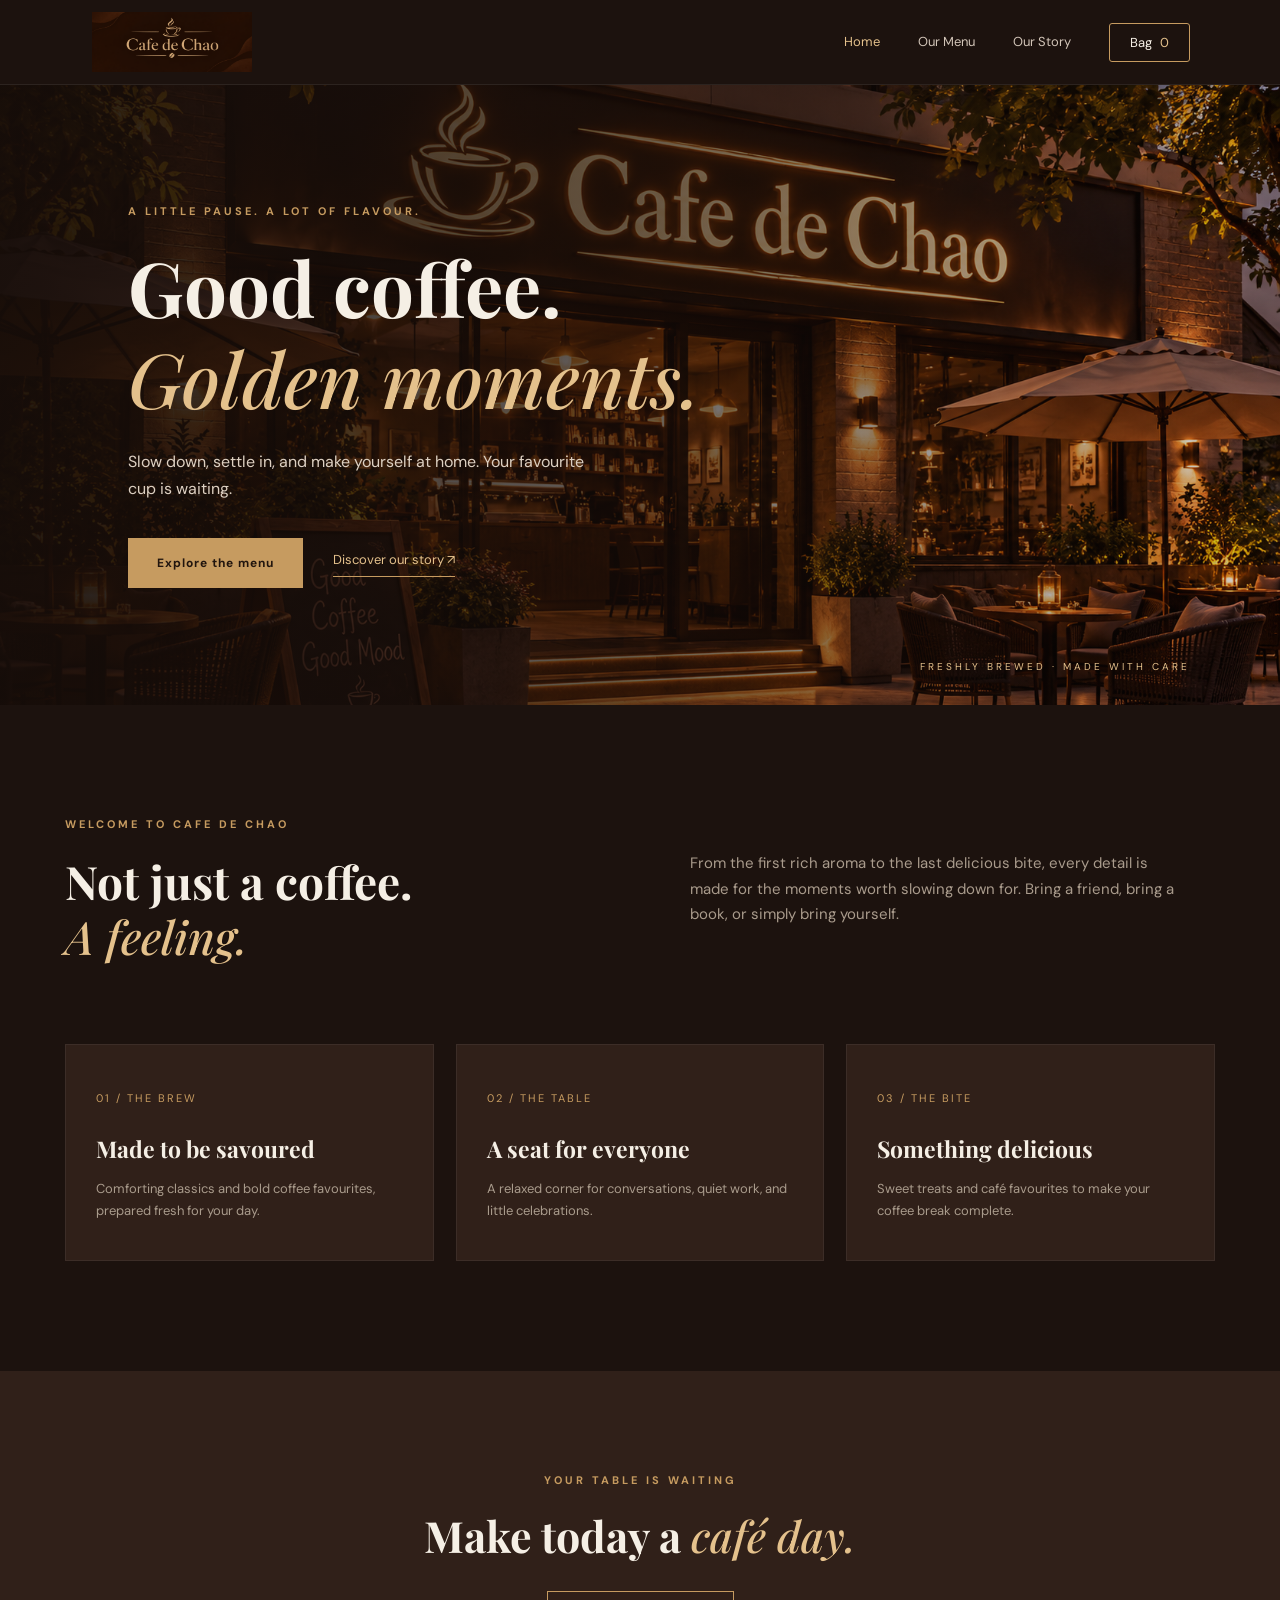
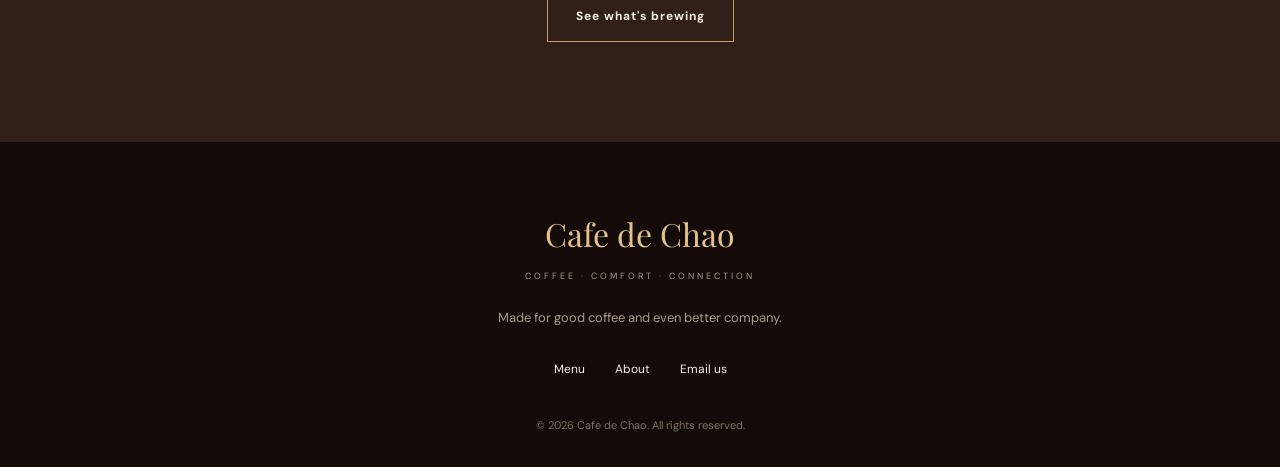
<file: index.html>
<!DOCTYPE html>
<html lang="en">

<head>
    <meta charset="UTF-8">
    <meta name="viewport" content="width=device-width, initial-scale=1.0">

    <meta name="description" content="Cafe de Chao — carefully brewed coffee, fresh bakes and warm moments.">

    <title>Cafe de Chao | Home</title>

    <link rel="preconnect" href="https://fonts.googleapis.com">
    <link rel="preconnect" href="https://fonts.gstatic.com" crossorigin>

    <link href="https://fonts.googleapis.com/css2?family=DM+Sans:wght@400;500;600;700&family=Playfair+Display:wght@500;600;700&display=swap" rel="stylesheet">

    <link rel="stylesheet" href="style.css">
</head>

<body>

    <!-- NAVIGATION -->
    <header class="site-header">

        <a class="brand" href="index.html">
            <img src="images/Cafe de Chao Luxury Coffee Banner.png" alt="Cafe de Chao logo">
        </a>

        <button class="nav-toggle" aria-label="Toggle navigation" aria-expanded="false">
            ☰
        </button>

        <nav class="nav">

            <a class="active" href="index.html">Home</a>

            <a href="menu.html">Our Menu</a>

            <a href="about.html">Our Story</a>

            <button class="cart-open" type="button">
                Bag <span class="cart-count">0</span>
            </button>

        </nav>

    </header>


    <!-- MAIN CONTENT -->
    <main>

        <!-- HERO SECTION -->

        <section class="hero">

            <img
                class="hero-photo"
                src="images/Cozy Cafe de Chao at Dusk.png"
                alt="Cafe de Chao exterior"
            >

            <div class="hero-shade"></div>

            <div class="hero-content">

                <p class="eyebrow">
                    A LITTLE PAUSE. A LOT OF FLAVOUR.
                </p>

                <h1>
                    Good coffee.<br>
                    <em>Golden moments.</em>
                </h1>

                <p>
                    Slow down, settle in, and make yourself at home.
                    Your favourite cup is waiting.
                </p>

                <div class="hero-actions">

                    <a class="btn btn-gold" href="menu.html">
                        Explore the menu
                    </a>

                    <a class="text-link" href="about.html">
                        Discover our story ↗
                    </a>

                </div>

            </div>

            <span class="hero-note">
                FRESHLY BREWED · MADE WITH CARE
            </span>

        </section>


        <!-- INTRODUCTION -->

        <section class="intro section-wrap">

            <div>

                <p class="eyebrow">
                    WELCOME TO CAFE DE CHAO
                </p>

                <h2>
                    Not just a coffee.<br>
                    <em>A feeling.</em>
                </h2>

            </div>

            <p class="intro-copy">
                From the first rich aroma to the last delicious bite,
                every detail is made for the moments worth slowing down for.

                Bring a friend, bring a book, or simply bring yourself.
            </p>

        </section>


        <!-- FEATURES -->

        <section class="feature-grid section-wrap">

            <article class="feature-card">

                <span>01 / THE BREW</span>

                <h3>Made to be savoured</h3>

                <p>
                    Comforting classics and bold coffee favourites,
                    prepared fresh for your day.
                </p>

            </article>


            <article class="feature-card">

                <span>02 / THE TABLE</span>

                <h3>A seat for everyone</h3>

                <p>
                    A relaxed corner for conversations,
                    quiet work, and little celebrations.
                </p>

            </article>


            <article class="feature-card">

                <span>03 / THE BITE</span>

                <h3>Something delicious</h3>

                <p>
                    Sweet treats and café favourites
                    to make your coffee break complete.
                </p>

            </article>

        </section>


        <!-- CALL TO ACTION -->

        <section class="home-cta">

            <p class="eyebrow">
                YOUR TABLE IS WAITING
            </p>

            <h2>
                Make today a <em>café day.</em>
            </h2>

            <a class="btn btn-outline" href="menu.html">
                See what's brewing
            </a>

        </section>

    </main>


    <!-- FOOTER -->

    <footer class="footer">

        <a class="footer-brand" href="index.html">

            Cafe de Chao

            <span>
                COFFEE · COMFORT · CONNECTION
            </span>

        </a>

        <p>
            Made for good coffee and even better company.
        </p>

        <div class="footer-links">

            <a href="menu.html">Menu</a>

            <a href="about.html">About</a>

            <a href="mailto:hello@cafedechao.example">Email us</a>

        </div>

        <small>
            © <span id="year"></span> Cafe de Chao. All rights reserved.
        </small>

    </footer>


    <!-- SHOPPING CART -->

    <div class="cart-backdrop"></div>

    <aside class="cart-panel" aria-label="Shopping bag" aria-hidden="true">

        <div class="cart-head">

            <h2>Your bag</h2>

            <button class="cart-close" aria-label="Close bag">
                ×
            </button>

        </div>

        <div class="cart-items"></div>

        <div class="cart-total">

            <span>Total</span>

            <strong>
                Rs <span id="cart-total">0</span>
            </strong>

        </div>

        <button class="btn btn-gold checkout-btn">
            Place order
        </button>

        <p class="cart-hint">
            Demo checkout — your order is saved in this browser only.
        </p>

    </aside>


    <script src="script.js"></script>

</body>
</html>
</file>
<file: style.css>
/* =================================
   CAFE DE CHAO - GLOBAL STYLING
================================= */

:root {
    --dark: #1c120e;
    --brown: #302019;
    --brown-light: #493126;
    --gold: #c69b60;
    --gold-light: #e4c18c;
    --cream: #f5efe5;
    --muted: #a99b8c;
    --white: #ffffff;

    --heading: 'Playfair Display', serif;
    --body: 'DM Sans', sans-serif;
}

* {
    margin: 0;
    padding: 0;
    box-sizing: border-box;
}

html {
    scroll-behavior: smooth;
}

body {
    background: var(--dark);
    color: var(--cream);
    font-family: var(--body);
    line-height: 1.7;
}

a {
    color: inherit;
    text-decoration: none;
}

button {
    font-family: inherit;
    cursor: pointer;
}

img {
    max-width: 100%;
    display: block;
}

h1, h2, h3 {
    font-family: var(--heading);
    line-height: 1.2;
}

em {
    color: var(--gold-light);
    font-weight: 500;
}

.eyebrow {
    color: var(--gold);
    font-size: 11px;
    letter-spacing: 3px;
    font-weight: 700;
    margin-bottom: 20px;
}

.section-wrap {
    width: min(1150px, 90%);
    margin: auto;
}


/* =================================
   NAVIGATION
================================= */

.site-header {
    height: 85px;
    padding: 0 7%;
    display: flex;
    align-items: center;
    justify-content: space-between;
    background: #1c120e;
    position: relative;
    z-index: 100;
    border-bottom: 1px solid rgba(255,255,255,0.07);
}

.brand img {
    width: 165px;
    height: 60px;
    object-fit: contain;
}

.nav {
    display: flex;
    align-items: center;
    gap: 38px;
}

.nav a {
    font-size: 13px;
    color: #d2c5b8;
    transition: 0.3s;
}

.nav a:hover,
.nav a.active {
    color: var(--gold-light);
}

.cart-open {
    background: transparent;
    color: var(--cream);
    border: 1px solid var(--gold);
    padding: 10px 20px;
    border-radius: 3px;
    font-size: 13px;
}

.cart-count {
    color: var(--gold-light);
    margin-left: 5px;
}

.nav-toggle {
    display: none;
    background: none;
    color: white;
    border: none;
    font-size: 26px;
}


/* =================================
   BUTTONS
================================= */

.btn {
    display: inline-block;
    padding: 14px 28px;
    font-size: 12px;
    font-weight: 700;
    letter-spacing: 1px;
    text-align: center;
    transition: 0.3s;
    border: 1px solid transparent;
}

.btn-gold {
    background: var(--gold);
    color: #21150e;
}

.btn-gold:hover {
    background: var(--gold-light);
    transform: translateY(-3px);
}

.btn-outline {
    border: 1px solid var(--gold);
    color: var(--cream);
}

.btn-outline:hover {
    background: var(--gold);
    color: var(--dark);
}

.text-link {
    color: var(--gold-light);
    font-size: 13px;
    border-bottom: 1px solid var(--gold);
    padding-bottom: 5px;
}


/* =================================
   HOMEPAGE HERO
================================= */

.hero {
    min-height: 620px;
    position: relative;
    display: flex;
    align-items: center;
    overflow: hidden;
    padding: 80px 10%;
}

.hero-photo {
    position: absolute;
    inset: 0;
    width: 100%;
    height: 100%;
    object-fit: cover;
    object-position: center;
}

.hero-shade {
    position: absolute;
    inset: 0;
    background: linear-gradient(
        90deg,
        rgba(22,13,9,0.95),
        rgba(22,13,9,0.65),
        rgba(22,13,9,0.15)
    );
}

.hero-content {
    position: relative;
    max-width: 600px;
    z-index: 2;
}

.hero h1 {
    font-size: clamp(45px, 6vw, 76px);
    margin-bottom: 25px;
}

.hero-content > p:not(.eyebrow) {
    max-width: 460px;
    color: #ddd0c2;
    margin-bottom: 35px;
}

.hero-actions {
    display: flex;
    align-items: center;
    gap: 30px;
    flex-wrap: wrap;
}

.hero-note {
    position: absolute;
    bottom: 30px;
    right: 7%;
    font-size: 10px;
    letter-spacing: 3px;
    color: var(--gold-light);
}


/* =================================
   HOMEPAGE INTRODUCTION
================================= */

.intro {
    display: grid;
    grid-template-columns: 1fr 1fr;
    gap: 100px;
    padding-top: 110px;
    padding-bottom: 80px;
    align-items: center;
}

.intro h2,
.center-heading h2 {
    font-size: 46px;
}

.intro-copy {
    color: var(--muted);
    max-width: 500px;
    font-size: 15px;
}


/* =================================
   FEATURE CARDS
================================= */

.feature-grid {
    display: grid;
    grid-template-columns: repeat(3, 1fr);
    gap: 22px;
    padding-bottom: 110px;
}

.feature-card {
    background: var(--brown);
    padding: 38px 30px;
    border: 1px solid rgba(255,255,255,0.06);
    transition: 0.3s;
}

.feature-card:hover {
    transform: translateY(-8px);
    border-color: var(--gold);
}

.feature-card span {
    color: var(--gold);
    font-size: 11px;
    letter-spacing: 2px;
}

.feature-card h3 {
    font-size: 23px;
    margin: 25px 0 15px;
}

.feature-card p {
    color: var(--muted);
    font-size: 13px;
}


/* =================================
   CTA SECTION
================================= */

.home-cta {
    text-align: center;
    padding: 100px 20px;
    background: var(--brown);
}

.home-cta h2 {
    font-size: 43px;
    margin-bottom: 30px;
}


/* =================================
   MENU PAGE HERO
================================= */

.menu-hero {
    text-align: center;
    padding: 100px 20px 80px;
    background:
        linear-gradient(rgba(20,12,8,.85), rgba(20,12,8,.85)),
        url("images/cafe-exterior.png") center/cover;
}

.menu-hero h1,
.about-hero h1 {
    font-size: clamp(42px, 6vw, 65px);
    margin-bottom: 20px;
}

.menu-hero > p:last-child {
    color: var(--muted);
    max-width: 520px;
    margin: auto;
}


/* =================================
   MENU CONTAINER
================================= */

.menu-container {
    width: min(1200px, 90%);
    margin: auto;
    padding: 90px 0;
}

.menu-heading {
    display: flex;
    justify-content: space-between;
    align-items: end;
    margin-bottom: 35px;
}

.menu-heading h2 {
    font-size: 40px;
}

.menu-heading > p {
    color: var(--muted);
    font-size: 13px;
}

.filter-buttons {
    display: flex;
    gap: 12px;
    flex-wrap: wrap;
    margin-bottom: 40px;
}

.filter-btn {
    background: transparent;
    border: 1px solid #594536;
    color: var(--cream);
    padding: 10px 24px;
    transition: 0.3s;
    border-radius: 30px;
}

.filter-btn:hover,
.filter-btn.active {
    background: var(--gold);
    color: var(--dark);
    border-color: var(--gold);
}


/* =================================
   PRODUCT GRID
================================= */

.product-grid {
    display: grid;
    grid-template-columns: repeat(3, 1fr);
    gap: 25px;
}

.product-card {
    background: var(--brown);
    overflow: hidden;
    border: 1px solid rgba(255,255,255,0.05);
    transition: 0.3s;
}

.product-card:hover {
    transform: translateY(-6px);
    border-color: var(--gold);
}

.product-card.hide {
    display: none;
}

.product-image {
    height: 230px;
    position: relative;
    background-size: cover;
    background-position: center;
    background-color: #4b3527;
}

/* Product photography */

.coffee-one {
    background-image: url("https://images.unsplash.com/photo-1572442388796-11668a67e53d?w=700");
}

.coffee-two {
    background-image: url("https://images.unsplash.com/photo-1461023058943-07fcbe16d735?w=700");
}

.coffee-three {
    background-image: url("https://images.unsplash.com/photo-1514432324607-a09d9b4aefdd?w=700");
}

.food-one {
    background-image: url("https://images.unsplash.com/photo-1528735602780-2552fd46c7af?w=700");
}

.food-two {
    background-image: url("https://images.unsplash.com/photo-1568901346375-23c9450c58cd?w=700");
}

.food-three {
    background-image: url("https://images.unsplash.com/photo-1473093295043-cdd812d0e601?w=700");
}

.dessert-one {
    background-image: url("https://images.unsplash.com/photo-1578985545062-69928b1d9587?w=700");
}

.dessert-two {
    background-image: url("https://images.unsplash.com/photo-1528207776546-365bb710ee93?w=700");
}

.dessert-three {
    background-image: url("https://images.unsplash.com/photo-1606313564200-e75d5e30476c?w=700");
}

.product-tag {
    position: absolute;
    top: 15px;
    left: 15px;
    background: var(--gold);
    color: var(--dark);
    font-size: 9px;
    padding: 6px 12px;
    letter-spacing: 1px;
    font-weight: 700;
}

.product-info {
    padding: 23px;
}

.product-category {
    font-size: 10px;
    color: var(--gold);
    letter-spacing: 2px;
    margin-bottom: 10px;
}

.product-info h3 {
    font-size: 22px;
    margin-bottom: 10px;
}

.product-info > p:not(.product-category) {
    color: var(--muted);
    font-size: 12px;
    min-height: 55px;
}

.product-bottom {
    display: flex;
    justify-content: space-between;
    align-items: center;
    border-top: 1px solid rgba(255,255,255,.1);
    margin-top: 20px;
    padding-top: 18px;
}

.product-bottom strong {
    color: var(--gold-light);
}

.add-to-cart {
    background: transparent;
    color: var(--gold-light);
    border: 1px solid var(--gold);
    padding: 8px 17px;
    transition: 0.3s;
}

.add-to-cart:hover {
    background: var(--gold);
    color: var(--dark);
}


/* =================================
   ABOUT PAGE
================================= */

.about-hero {
    min-height: 380px;
    display: grid;
    place-items: center;
    text-align: center;
    padding: 80px 20px;
    background:
        linear-gradient(rgba(22,13,9,.83), rgba(22,13,9,.83)),
        url("images/cafe-exterior.png") center/cover;
}

.about-hero-content {
    max-width: 700px;
}

.about-hero-content > p:last-child {
    color: var(--muted);
}

.story-section {
    display: grid;
    grid-template-columns: 1fr 1fr;
    gap: 75px;
    align-items: center;
    padding-top: 110px;
    padding-bottom: 110px;
}

.story-image img,
.experience-image img {
    width: 100%;
    height: 440px;
    object-fit: cover;
}

.story-content h2,
.experience-content h2 {
    font-size: 43px;
    margin-bottom: 25px;
}

.story-content > p:not(.eyebrow),
.experience-content > p:not(.eyebrow) {
    color: var(--muted);
    margin-bottom: 20px;
    font-size: 14px;
}

.story-content .btn {
    margin-top: 15px;
}


/* =================================
   PHILOSOPHY
================================= */

.philosophy-section {
    background: var(--brown);
    padding: 100px 0;
}

.center-heading {
    text-align: center;
    margin-bottom: 55px;
}

.center-heading > p:last-child {
    color: var(--muted);
    margin-top: 15px;
}

.values-grid {
    display: grid;
    grid-template-columns: repeat(3, 1fr);
    gap: 25px;
}

.value-card {
    background: var(--dark);
    padding: 35px;
    border: 1px solid rgba(255,255,255,.07);
    transition: .3s;
}

.value-card:hover {
    border-color: var(--gold);
    transform: translateY(-6px);
}

.value-number {
    color: var(--gold);
    font-size: 12px;
    letter-spacing: 2px;
}

.value-icon {
    color: var(--gold-light);
    font-size: 35px;
    margin: 20px 0;
}

.value-card h3 {
    font-size: 23px;
    margin-bottom: 15px;
}

.value-card p {
    font-size: 13px;
    color: var(--muted);
}


/* =================================
   EXPERIENCE
================================= */

.experience-section {
    display: grid;
    grid-template-columns: 1fr 1fr;
    gap: 70px;
    align-items: center;
    padding-top: 110px;
    padding-bottom: 110px;
}

.experience-content .text-link {
    display: inline-block;
    margin-top: 15px;
}


/* =================================
   CONTACT
================================= */

.contact-section {
    text-align: center;
    padding: 100px 20px;
    background: var(--brown);
}

.contact-section h2 {
    font-size: 43px;
    margin-bottom: 20px;
}

.contact-section > p:not(.eyebrow) {
    color: var(--muted);
    max-width: 500px;
    margin: 0 auto 30px;
}


/* =================================
   FOOTER
================================= */

.footer {
    padding: 65px 20px 30px;
    text-align: center;
    background: #120b08;
}

.footer-brand {
    display: inline-block;
    font-family: var(--heading);
    font-size: 32px;
    color: var(--gold-light);
}

.footer-brand span {
    display: block;
    font-family: var(--body);
    font-size: 9px;
    letter-spacing: 3px;
    color: var(--muted);
    margin-top: 8px;
}

.footer > p {
    color: var(--muted);
    margin: 20px 0;
    font-size: 13px;
}

.footer-links {
    display: flex;
    justify-content: center;
    gap: 30px;
    margin: 30px 0;
}

.footer-links a {
    font-size: 12px;
    color: var(--cream);
}

.footer-links a:hover {
    color: var(--gold);
}

.footer small {
    color: #817366;
    font-size: 11px;
}


/* =================================
   SHOPPING CART
================================= */

.cart-backdrop {
    position: fixed;
    inset: 0;
    background: rgba(0,0,0,.65);
    z-index: 200;
    opacity: 0;
    visibility: hidden;
    transition: .3s;
}

.cart-panel {
    position: fixed;
    right: -450px;
    top: 0;
    width: min(420px, 100%);
    height: 100vh;
    background: var(--brown);
    z-index: 201;
    padding: 30px;
    transition: .35s;
    display: flex;
    flex-direction: column;
}

.cart-opened .cart-panel {
    right: 0;
}

.cart-opened .cart-backdrop {
    opacity: 1;
    visibility: visible;
}

.cart-head {
    display: flex;
    justify-content: space-between;
    align-items: center;
    border-bottom: 1px solid #594536;
    padding-bottom: 20px;
}

.cart-head h2 {
    font-size: 28px;
}

.cart-close {
    background: transparent;
    color: white;
    border: none;
    font-size: 32px;
}

.cart-items {
    flex: 1;
    overflow-y: auto;
    padding: 20px 0;
}

.empty-cart {
    color: var(--muted);
    text-align: center;
    margin-top: 50px;
}

.cart-item {
    display: flex;
    justify-content: space-between;
    align-items: center;
    gap: 12px;
    padding: 15px 0;
    border-bottom: 1px solid rgba(255,255,255,.1);
}

.cart-item h4 {
    font-size: 14px;
}

.cart-item p {
    color: var(--gold-light);
    font-size: 12px;
}

.quantity-controls {
    display: flex;
    align-items: center;
    gap: 10px;
}

.quantity-controls button {
    width: 25px;
    height: 25px;
    background: var(--gold);
    border: none;
    color: var(--dark);
}

.cart-total {
    display: flex;
    justify-content: space-between;
    border-top: 1px solid #594536;
    padding: 20px 0;
}

.cart-total strong {
    color: var(--gold-light);
}

.checkout-btn {
    width: 100%;
}

.cart-hint {
    color: var(--muted);
    font-size: 10px;
    text-align: center;
    margin-top: 15px;
}


/* =================================
   RESPONSIVE DESIGN
================================= */

@media (max-width: 900px) {

    .product-grid {
        grid-template-columns: repeat(2, 1fr);
    }

    .story-section,
    .experience-section {
        gap: 35px;
    }

    .nav {
        gap: 20px;
    }

}

@media (max-width: 650px) {

    .site-header {
        height: 75px;
        padding: 0 5%;
    }

    .brand img {
        width: 125px;
    }

    .nav-toggle {
        display: block;
    }

    .nav {
        display: none;
        position: absolute;
        top: 75px;
        left: 0;
        width: 100%;
        background: var(--brown);
        flex-direction: column;
        align-items: stretch;
        gap: 0;
        padding: 15px 25px 25px;
    }

    .nav.nav-visible {
        display: flex;
    }

    .nav a,
    .nav .cart-open {
        padding: 13px;
        text-align: left;
    }

    .hero {
        min-height: 570px;
        padding: 60px 7%;
    }

    .hero h1 {
        font-size: 48px;
    }

    .hero-actions {
        align-items: flex-start;
        flex-direction: column;
        gap: 20px;
    }

    .hero-note {
        font-size: 8px;
    }

    .intro {
        grid-template-columns: 1fr;
        gap: 25px;
        padding-top: 75px;
    }

    .intro h2 {
        font-size: 38px;
    }

    .feature-grid,
    .values-grid {
        grid-template-columns: 1fr;
    }

    .product-grid {
        grid-template-columns: 1fr;
    }

    .menu-heading {
        align-items: flex-start;
        flex-direction: column;
        gap: 15px;
    }

    .menu-heading h2 {
        font-size: 35px;
    }

    .menu-hero {
        padding: 75px 20px;
    }

    .story-section,
    .experience-section {
        grid-template-columns: 1fr;
        padding-top: 70px;
        padding-bottom: 70px;
    }

    .story-image img,
    .experience-image img {
        height: 300px;
    }

    .story-content h2,
    .experience-content h2,
    .contact-section h2 {
        font-size: 35px;
    }

    .home-cta {
        padding: 75px 20px;
    }

    .home-cta h2 {
        font-size: 35px;
    }

    .footer-links {
        gap: 20px;
    }

}
</file>
